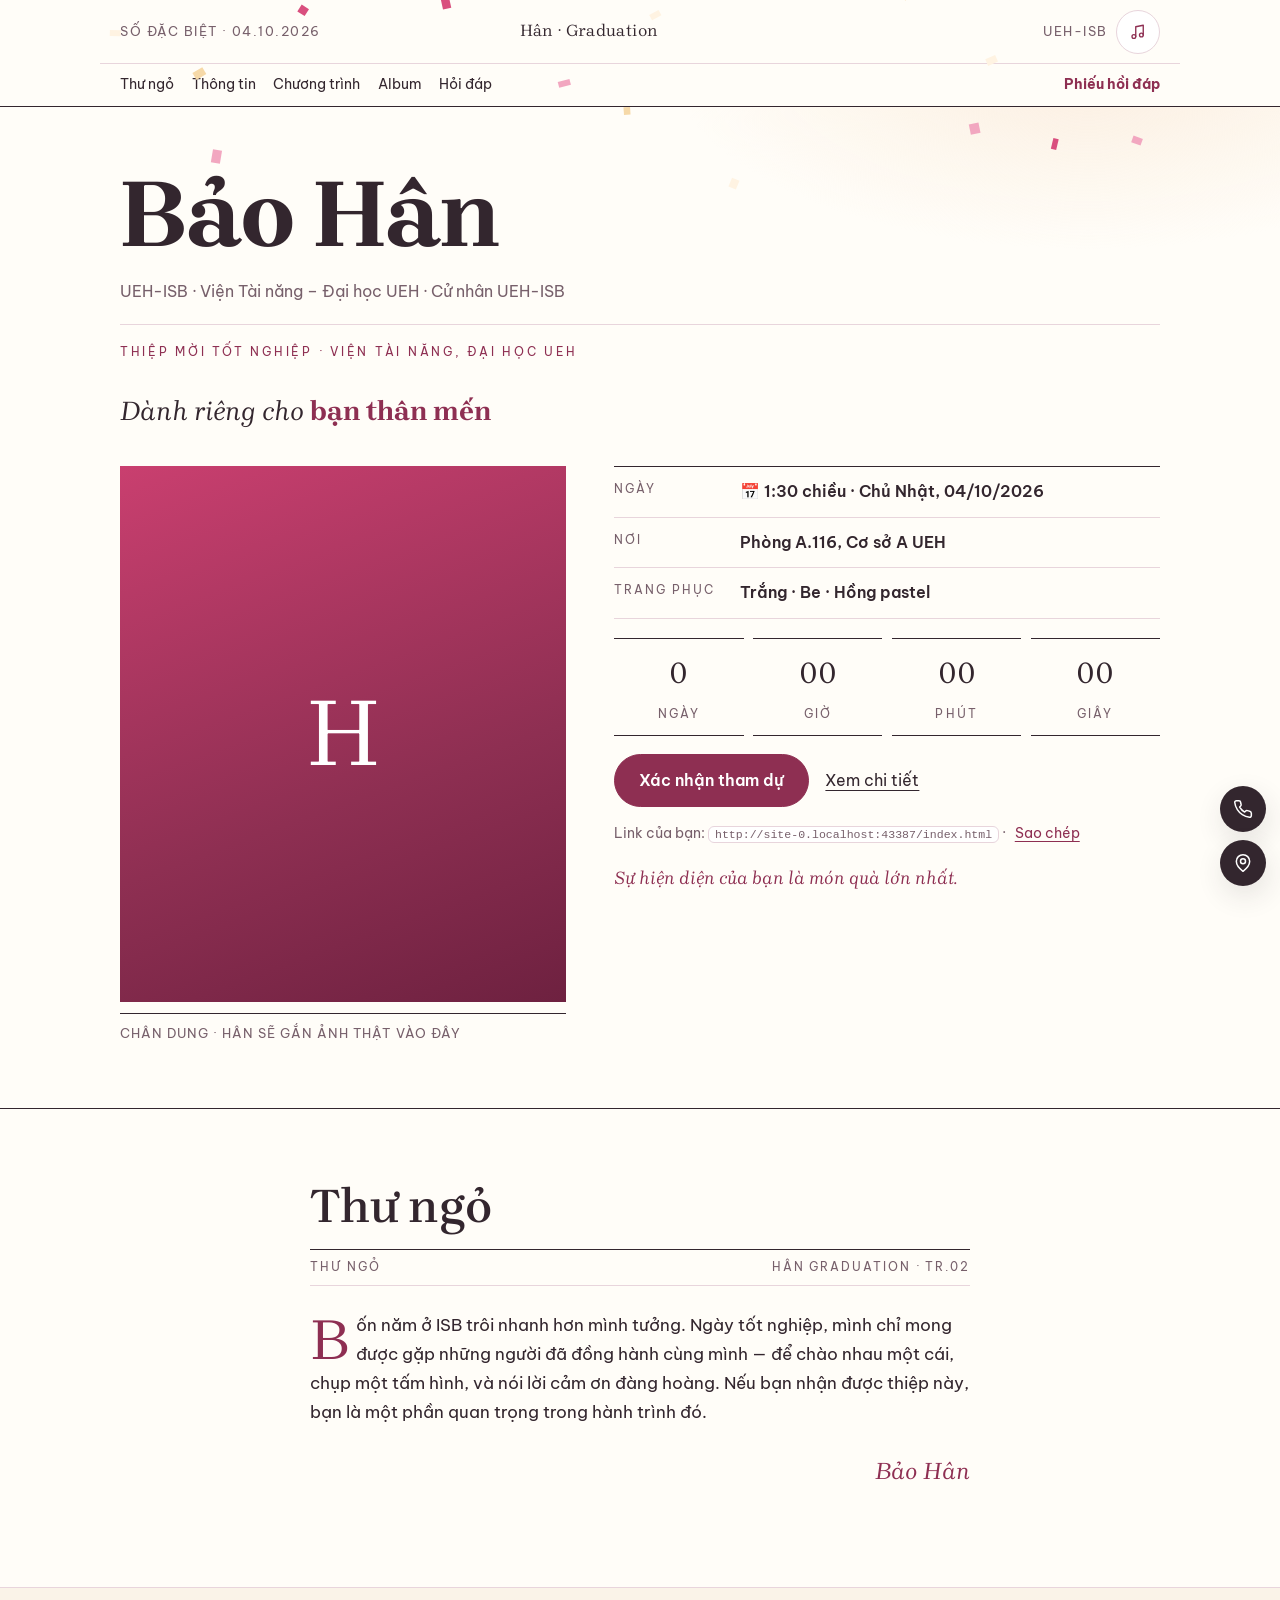
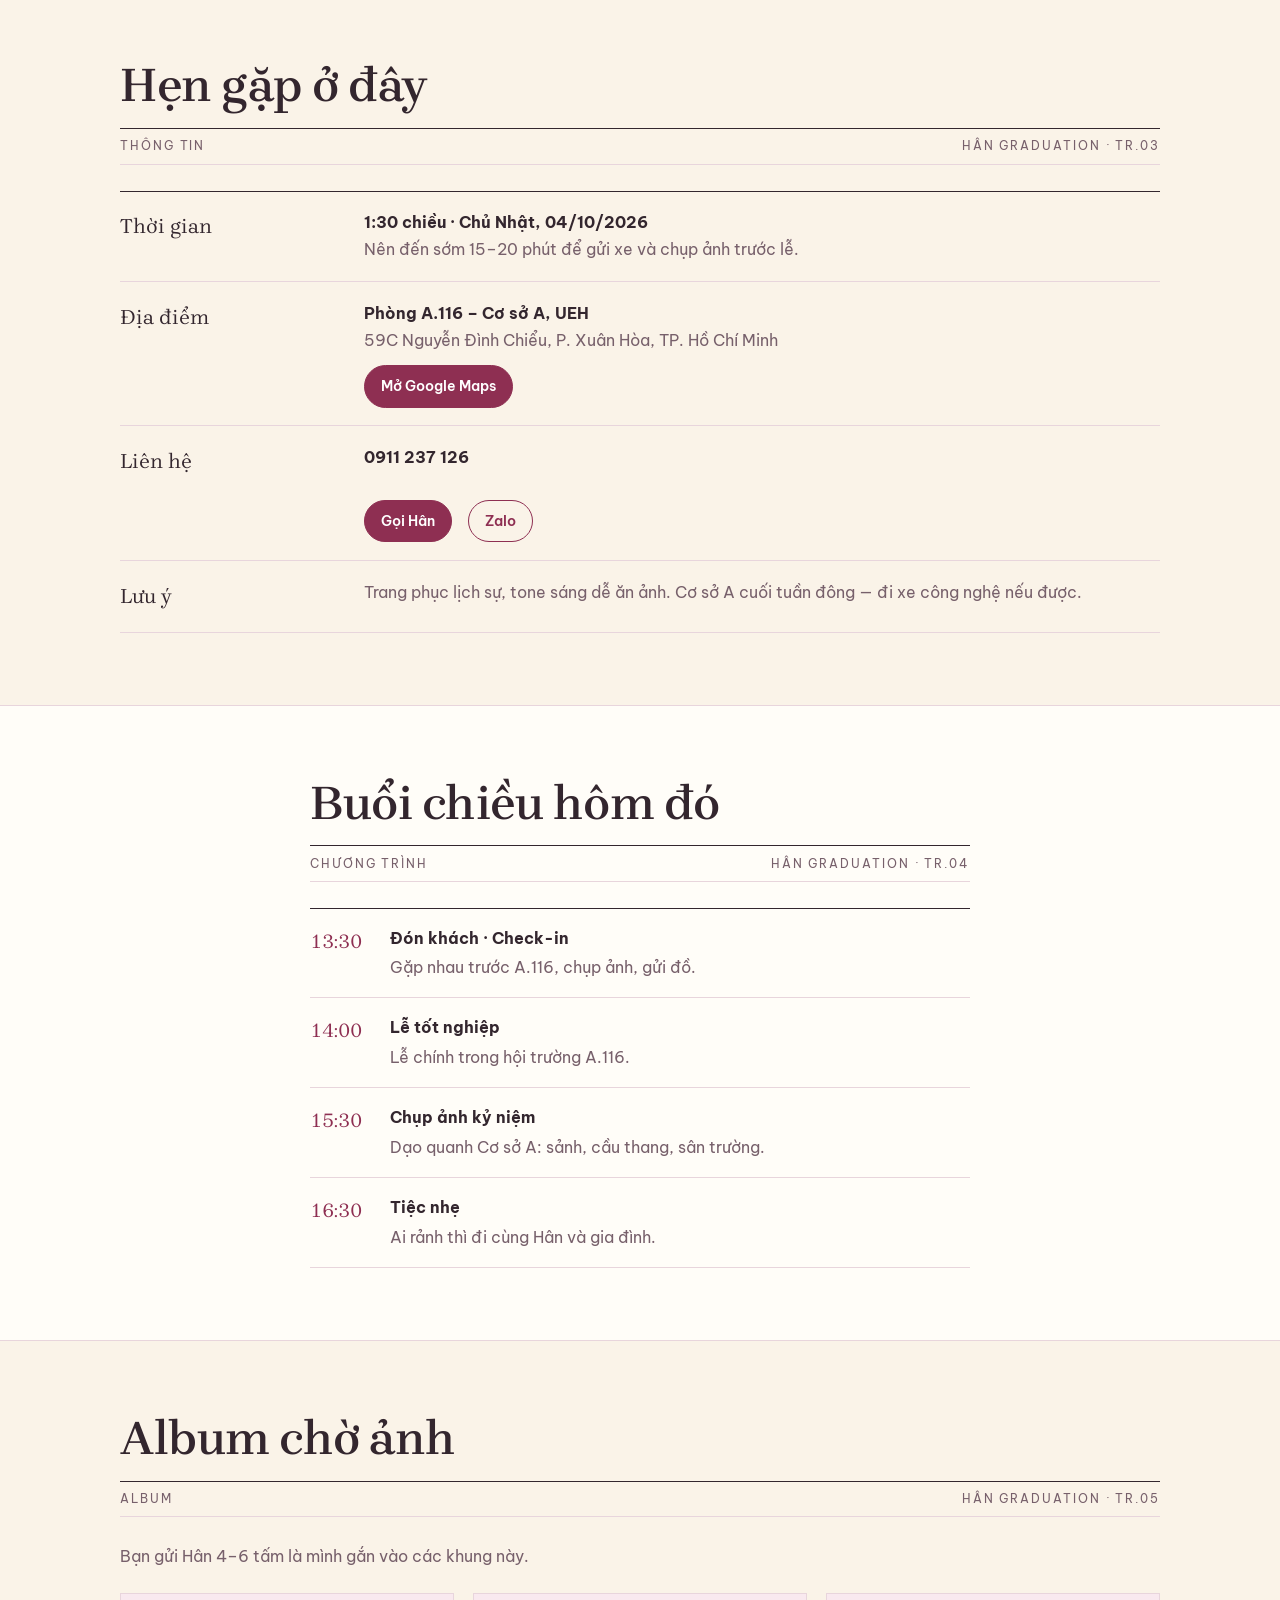
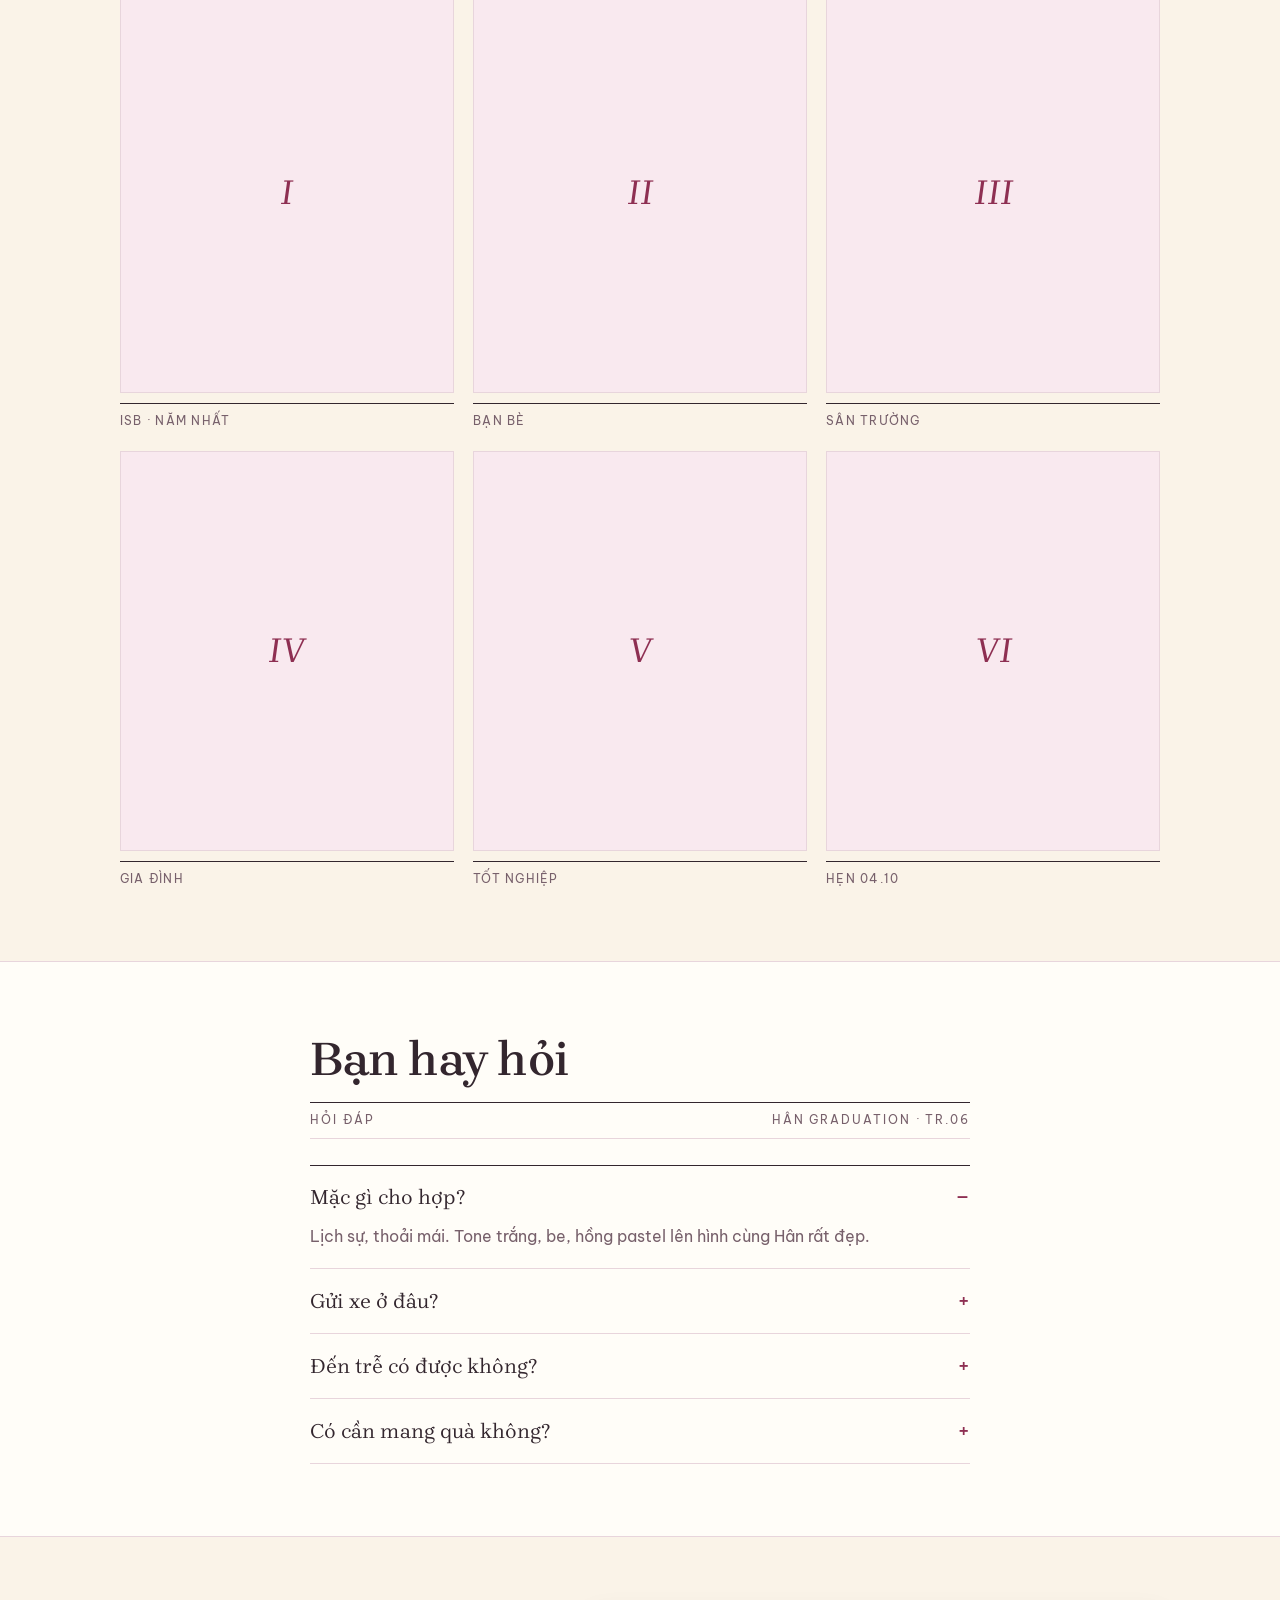
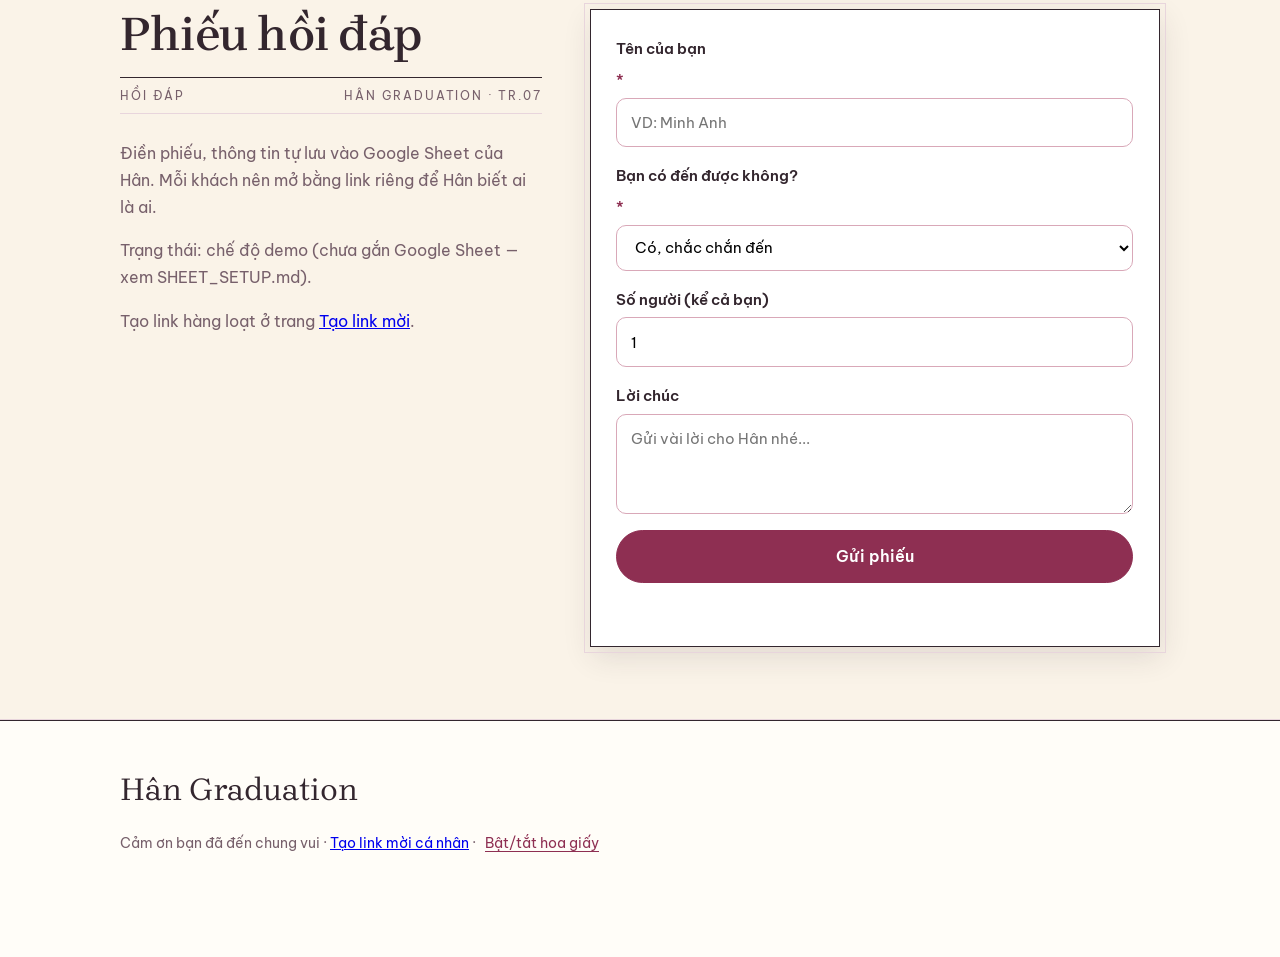
<file: index.html>
<!DOCTYPE html>
<html lang="vi">
<head>
  <meta charset="UTF-8" />
  <meta name="viewport" content="width=device-width, initial-scale=1.0" />
  <title>Bảo Hân — Thiệp Mời Tốt Nghiệp · UEH-ISB</title>
  <meta name="description" content="Số đặc biệt: thiệp mời tốt nghiệp của Nguyễn Bảo Hân – UEH-ISB, 04/10/2026, Phòng A.116 Cơ sở A UEH." />
  <link rel="stylesheet" href="styles.css" />
  <link rel="preconnect" href="https://fonts.googleapis.com">
  <link rel="preconnect" href="https://fonts.gstatic.com" crossorigin>
  <link href="https://fonts.googleapis.com/css2?family=Be+Vietnam+Pro:wght@400;500;600;700&family=Brygada+1918:ital,wght@0,400..700;1,400..700&display=swap" rel="stylesheet">
</head>
<body>
  <canvas id="confetti" aria-hidden="true"></canvas>
  <audio id="bgm" loop preload="none" src="music.mp3"></audio>

  <header class="masthead">
    <div class="container mast-row">
      <span>Số đặc biệt · 04.10.2026</span>
      <a class="mast-brand" href="#top">Hân · Graduation</a>
      <span class="mast-right">UEH-ISB
        <button class="icon-btn" id="musicBtn" type="button" aria-label="Bật nhạc nền" aria-pressed="false">
          <svg viewBox="0 0 24 24" width="18" height="18" fill="none" stroke="currentColor" stroke-width="1.8" stroke-linecap="round" stroke-linejoin="round" aria-hidden="true"><path d="M9 18V5l10-2v13"/><circle cx="6.5" cy="18" r="2.5"/><circle cx="16.5" cy="16" r="2.5"/></svg>
        </button>
      </span>
    </div>
    <nav class="container mast-nav" aria-label="Mục lục">
      <a href="#thu-ngo">Thư ngỏ</a>
      <a href="#thong-tin">Thông tin</a>
      <a href="#lich-trinh">Chương trình</a>
      <a href="#album">Album</a>
      <a href="#faq">Hỏi đáp</a>
      <a href="#rsvp" class="mast-cta">Phiếu hồi đáp</a>
    </nav>
  </header>

  <main id="top">
    <!-- COVER -->
    <section class="cover">
      <div class="container">
        <h1 class="rise" style="--d:.15s">Bảo Hân</h1>
        <p class="cover-sub rise" style="--d:.25s" id="schoolLine"></p>
        <p class="cover-line rise" style="--d:.3s">Thiệp mời tốt nghiệp · Viện Tài năng, Đại học UEH</p>
        <p class="dedication rise" style="--d:.35s">Dành riêng cho <strong id="guestName">bạn thân mến</strong></p>

        <div class="cover-grid rise" style="--d:.45s">
          <figure class="portrait">
            <div class="portrait-ph" aria-hidden="true">H</div>
            <figcaption>Chân dung · Hân sẽ gắn ảnh thật vào đây</figcaption>
          </figure>
          <div class="cover-side">
            <dl class="facts">
              <div><dt>Ngày</dt><dd id="eventDateText"></dd></div>
              <div><dt>Nơi</dt><dd>Phòng A.116, Cơ sở A UEH</dd></div>
              <div><dt>Trang phục</dt><dd>Trắng · Be · Hồng pastel</dd></div>
            </dl>
            <div class="countdown" aria-label="Đếm ngược tới buổi lễ">
              <div><span id="cdD">--</span><small>Ngày</small></div>
              <div><span id="cdH">--</span><small>Giờ</small></div>
              <div><span id="cdM">--</span><small>Phút</small></div>
              <div><span id="cdS">--</span><small>Giây</small></div>
            </div>
            <div class="cta-row">
              <a href="#rsvp" class="btn primary">Xác nhận tham dự</a>
              <a href="#thong-tin" class="textlink">Xem chi tiết</a>
            </div>
            <p class="micro">Link của bạn: <code id="myLink"></code> · <button class="linklike" id="copyLink" type="button">Sao chép</button></p>
            <p class="cover-note" id="heroNote"></p>
          </div>
        </div>
      </div>
    </section>

    <!-- THƯ NGỎ -->
    <section id="thu-ngo" class="section">
      <div class="container narrow">
        <h2>Thư ngỏ</h2>
        <p class="folio"><span>Thư ngỏ</span><span>Hân Graduation · Tr.02</span></p>
        <div class="letter">
          <p class="dropcap" id="letterText"></p>
          <p class="sign">Bảo Hân</p>
        </div>
      </div>
    </section>

    <!-- THÔNG TIN -->
    <section id="thong-tin" class="section shade">
      <div class="container">
        <h2>Hẹn gặp ở đây</h2>
        <p class="folio"><span>Thông tin</span><span>Hân Graduation · Tr.03</span></p>
        <dl class="ledger">
          <div>
            <dt>Thời gian</dt>
            <dd><strong id="timeText"></strong><br><span class="muted">Nên đến sớm 15–20 phút để gửi xe và chụp ảnh trước lễ.</span></dd>
          </div>
          <div>
            <dt>Địa điểm</dt>
            <dd><strong id="roomText"></strong><br><span class="muted" id="addressText"></span><br><a id="mapsBtn" class="btn small" target="_blank" rel="noopener" href="#">Mở Google Maps</a></dd>
          </div>
          <div>
            <dt>Liên hệ</dt>
            <dd><strong id="phoneText"></strong><br>
              <span class="cta-row left">
                <a id="callBtn" class="btn small" href="#">Gọi Hân</a>
                <a id="zaloBtn" class="btn small ghost" target="_blank" rel="noopener" href="#">Zalo</a>
              </span>
            </dd>
          </div>
          <div>
            <dt>Lưu ý</dt>
            <dd class="muted">Trang phục lịch sự, tone sáng dễ ăn ảnh. Cơ sở A cuối tuần đông — đi xe công nghệ nếu được.</dd>
          </div>
        </dl>
      </div>
    </section>

    <!-- CHƯƠNG TRÌNH -->
    <section id="lich-trinh" class="section">
      <div class="container narrow">
        <h2>Buổi chiều hôm đó</h2>
        <p class="folio"><span>Chương trình</span><span>Hân Graduation · Tr.04</span></p>
        <ol class="agenda">
          <li><time>13:30</time><div><strong>Đón khách · Check-in</strong><p>Gặp nhau trước A.116, chụp ảnh, gửi đồ.</p></div></li>
          <li><time>14:00</time><div><strong>Lễ tốt nghiệp</strong><p>Lễ chính trong hội trường A.116.</p></div></li>
          <li><time>15:30</time><div><strong>Chụp ảnh kỷ niệm</strong><p>Dạo quanh Cơ sở A: sảnh, cầu thang, sân trường.</p></div></li>
          <li><time>16:30</time><div><strong>Tiệc nhẹ</strong><p>Ai rảnh thì đi cùng Hân và gia đình.</p></div></li>
        </ol>
      </div>
    </section>

    <!-- ALBUM -->
    <section id="album" class="section shade">
      <div class="container">
        <h2>Album chờ ảnh</h2>
        <p class="folio"><span>Album</span><span>Hân Graduation · Tr.05</span></p>
        <p class="muted">Bạn gửi Hân 4–6 tấm là mình gắn vào các khung này.</p>
        <div class="frames">
          <figure><div class="frame" aria-hidden="true">I</div><figcaption>ISB · Năm nhất</figcaption></figure>
          <figure><div class="frame" aria-hidden="true">II</div><figcaption>Bạn bè</figcaption></figure>
          <figure><div class="frame" aria-hidden="true">III</div><figcaption>Sân trường</figcaption></figure>
          <figure><div class="frame" aria-hidden="true">IV</div><figcaption>Gia đình</figcaption></figure>
          <figure><div class="frame" aria-hidden="true">V</div><figcaption>Tốt nghiệp</figcaption></figure>
          <figure><div class="frame" aria-hidden="true">VI</div><figcaption>Hẹn 04.10</figcaption></figure>
        </div>
      </div>
    </section>

    <!-- HỎI ĐÁP -->
    <section id="faq" class="section">
      <div class="container narrow">
        <h2>Bạn hay hỏi</h2>
        <p class="folio"><span>Hỏi đáp</span><span>Hân Graduation · Tr.06</span></p>
        <details open><summary>Mặc gì cho hợp?</summary><p>Lịch sự, thoải mái. Tone trắng, be, hồng pastel lên hình cùng Hân rất đẹp.</p></details>
        <details><summary>Gửi xe ở đâu?</summary><p>Bãi xe Cơ sở A, 59C Nguyễn Đình Chiểu. Cuối tuần đông nên bạn đi sớm 15 phút hoặc đi xe công nghệ.</p></details>
        <details><summary>Đến trễ có được không?</summary><p>Được, cứ nhắn Hân qua Zalo. Sau lễ 15:30 vẫn còn chụp ảnh rất nhiều.</p></details>
        <details><summary>Có cần mang quà không?</summary><p>Không cần. Bạn đến là Hân vui rồi. Một tấm hình chung là đủ.</p></details>
      </div>
    </section>

    <!-- PHIẾU HỒI ĐÁP -->
    <section id="rsvp" class="section shade">
      <div class="container reply-grid">
        <div>
          <h2>Phiếu hồi đáp</h2>
          <p class="folio"><span>Hồi đáp</span><span>Hân Graduation · Tr.07</span></p>
          <p class="muted">Điền phiếu, thông tin tự lưu vào Google Sheet của Hân. Mỗi khách nên mở bằng link riêng để Hân biết ai là ai.</p>
          <p class="muted" id="sheetHint"></p>
          <p class="muted">Tạo link hàng loạt ở trang <a href="admin.html">Tạo link mời</a>.</p>
        </div>
        <form id="rsvpForm" class="reply" aria-label="Phiếu hồi đáp">
          <label>Tên của bạn <span class="req" aria-hidden="true">*</span>
            <input id="fName" required maxlength="80" autocomplete="name" placeholder="VD: Minh Anh" />
          </label>
          <label>Bạn có đến được không? <span class="req" aria-hidden="true">*</span>
            <select id="fAttend" required>
              <option value="YES">Có, chắc chắn đến</option>
              <option value="MAYBE">Đang cân nhắc</option>
              <option value="NO">Tiếc quá, không đến được</option>
            </select>
          </label>
          <label>Số người (kể cả bạn)
            <input id="fCount" type="number" min="1" max="10" value="1" />
          </label>
          <label>Lời chúc
            <textarea id="fWish" rows="3" maxlength="500" placeholder="Gửi vài lời cho Hân nhé..."></textarea>
          </label>
          <button class="btn primary" type="submit" id="submitBtn">Gửi phiếu</button>
          <p class="form-msg" id="formMsg" role="status"></p>
        </form>
      </div>
    </section>

    <footer class="colophon">
      <div class="container">
        <p class="colophon-name">Hân Graduation</p>
        <p class="micro">Cảm ơn bạn đã đến chung vui · <a href="admin.html">Tạo link mời cá nhân</a> · <button class="linklike" id="confettiBtn" type="button">Bật/tắt hoa giấy</button></p>
      </div>
    </footer>
  </main>

  <div class="fab-row">
    <a id="fabCall" class="fab" href="#" aria-label="Gọi cho Hân">
      <svg viewBox="0 0 24 24" width="20" height="20" fill="none" stroke="currentColor" stroke-width="1.8" stroke-linecap="round" stroke-linejoin="round" aria-hidden="true"><path d="M22 16.9v3a2 2 0 0 1-2.2 2 19.8 19.8 0 0 1-8.6-3.1 19.5 19.5 0 0 1-6-6A19.8 19.8 0 0 1 2.1 4.2 2 2 0 0 1 4.1 2h3a2 2 0 0 1 2 1.7c.1.9.3 1.8.6 2.7a2 2 0 0 1-.5 2.1L8 9.7a16 16 0 0 0 6 6l1.2-1.2a2 2 0 0 1 2.1-.5c.9.3 1.8.5 2.7.6a2 2 0 0 1 1.7 2Z"/></svg>
    </a>
    <a id="fabMaps" class="fab" target="_blank" rel="noopener" href="#" aria-label="Mở bản đồ">
      <svg viewBox="0 0 24 24" width="20" height="20" fill="none" stroke="currentColor" stroke-width="1.8" stroke-linecap="round" stroke-linejoin="round" aria-hidden="true"><path d="M20 10c0 6-8 12-8 12S4 16 4 10a8 8 0 0 1 16 0Z"/><circle cx="12" cy="10" r="3"/></svg>
    </a>
  </div>

  <script src="config.js"></script>
  <script src="app.js"></script>
</body>
</html>
</file>
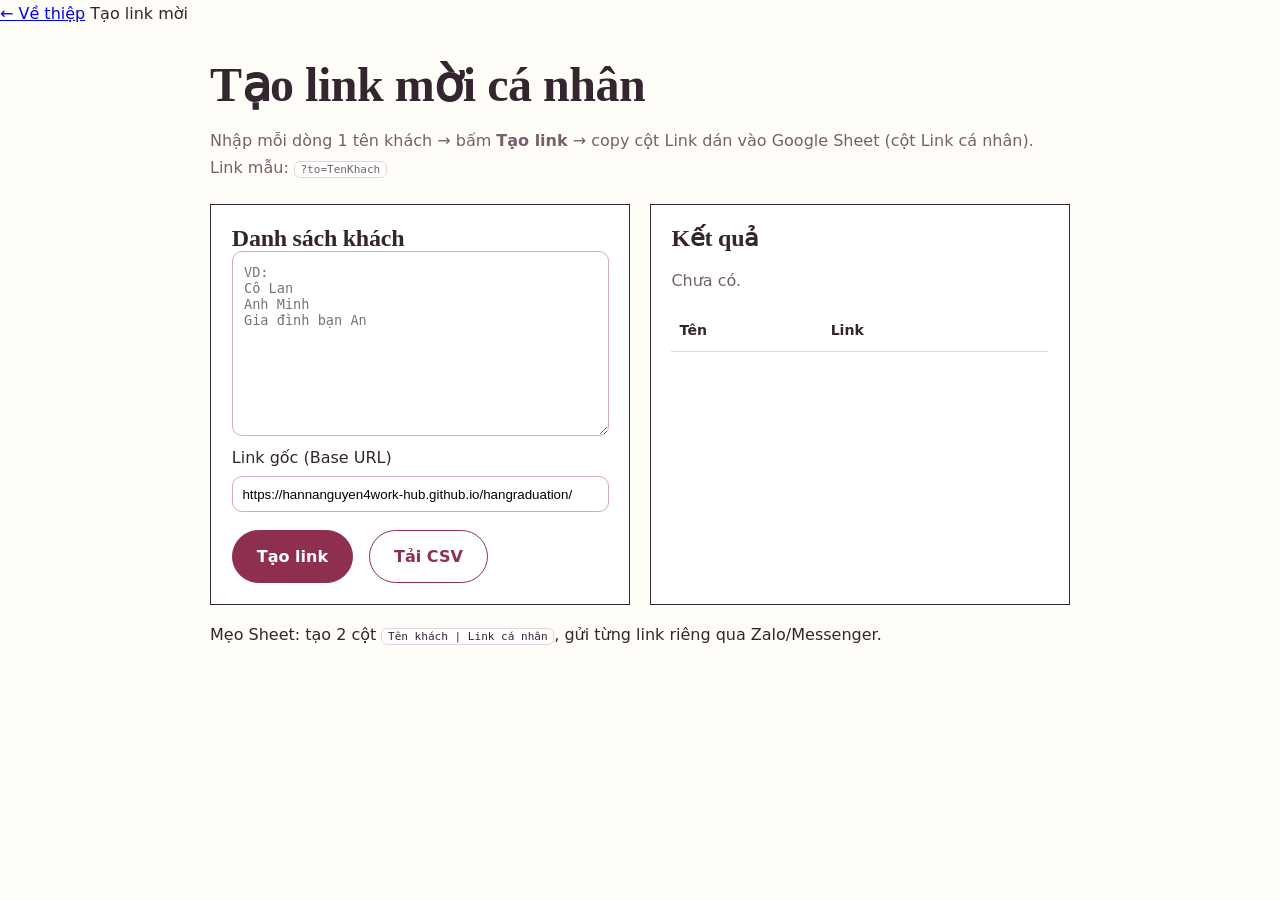
<file: admin.html>
<!DOCTYPE html>
<html lang="vi">
<head>
  <meta charset="UTF-8" />
  <meta name="viewport" content="width=device-width, initial-scale=1.0" />
  <title>Tạo link mời cá nhân · Hân Graduation</title>
  <link rel="stylesheet" href="styles.css" />
  <style>
    .admin-wrap{max-width:900px;margin:0 auto;padding:2rem 1.25rem 4rem}
    .admin-wrap h1{font-size:clamp(2rem,6vw,3rem)}
    .grid2{display:grid;gap:1.2rem;margin-top:1.4rem}
    .panel{border:1px solid var(--ink);background:#fff;padding:1.3rem}
    .panel h2{font-size:1.5rem}
    textarea.code{width:100%;font-family:ui-monospace,Consolas,monospace;font-size:.85rem;padding:.7rem;border:1px solid var(--input-border);border-radius:10px}
    table.links{width:100%;border-collapse:collapse;background:#fff;font-size:.88rem}
    table.links th,table.links td{border-bottom:1px solid var(--line);padding:.5rem;text-align:left;word-break:break-all}
    @media(min-width:860px){.grid2{grid-template-columns:1fr 1fr}}
  </style>
</head>
<body>
  <header class="nav">
    <a class="brand" href="index.html">← Về thiệp</a>
    <span>Tạo link mời</span>
  </header>
  <main class="admin-wrap">
    <h1>Tạo link mời cá nhân</h1>
    <p class="muted">Nhập mỗi dòng 1 tên khách → bấm <strong>Tạo link</strong> → copy cột Link dán vào Google Sheet (cột Link cá nhân). Link mẫu: <code>?to=TenKhach</code></p>
    <div class="grid2">
      <div class="panel">
        <h2>Danh sách khách</h2>
        <textarea id="names" class="code" rows="10" placeholder="VD:&#10;Cô Lan&#10;Anh Minh&#10;Gia đình bạn An"></textarea>
        <label>Link gốc (Base URL)
          <input id="base" style="width:100%;margin-top:.3rem;padding:.6rem;border-radius:10px;border:1.5px solid var(--input-border,#dfaec0)" />
        </label>
        <div class="cta-row" style="justify-content:flex-start">
          <button class="btn primary" id="gen">Tạo link</button>
          <button class="btn ghost" id="csv">Tải CSV</button>
        </div>
      </div>
      <div class="panel">
        <h2>Kết quả</h2>
        <p class="muted" id="count">Chưa có.</p>
        <div style="overflow:auto">
        <table class="links"><thead><tr><th>Tên</th><th>Link</th><th></th></tr></thead><tbody id="rows"></tbody></table>
        </div>
      </div>
    </div>
    <p class="hint">Mẹo Sheet: tạo 2 cột <code>Tên khách | Link cá nhân</code>, gửi từng link riêng qua Zalo/Messenger.</p>
  </main>
  <script src="config.js"></script>
  <script>
    const $ = id => document.getElementById(id);
    $('base').value = (typeof CONFIG !== 'undefined' ? CONFIG.baseUrl : location.href.replace('admin.html',''));
    let last = [];
    $('gen').onclick = () => {
      const base = $('base').value.trim().replace(/\/$/,'') + '/';
      const names = $('names').value.split('\n').map(s=>s.trim()).filter(Boolean);
      last = names.map(n => ({ name:n, link: base + '?to=' + encodeURIComponent(n) }));
      $('count').textContent = last.length ? `Đã tạo ${last.length} link.` : 'Chưa có.';
      $('rows').innerHTML = last.map((r,i)=>`<tr><td>${r.name}</td><td><a href="${r.link}" target="_blank">${r.link}</a></td><td><button data-i="${i}" class="btn small">Copy</button></td></tr>`).join('');
      document.querySelectorAll('button[data-i]').forEach(b=>b.onclick=()=>{navigator.clipboard.writeText(last[+b.dataset.i].link); b.textContent='Đã copy!';});
    };
    $('csv').onclick = () => {
      if(!last.length) return alert('Bấm Tạo link trước đã');
      const csv = 'Ten,Link ca nhan\n' + last.map(r=>`"${r.name.replace(/"/g,'""')}","${r.link}"`).join('\n');
      const a = document.createElement('a');
      a.href = URL.createObjectURL(new Blob(["\ufeff"+csv],{type:'text/csv'}));
      a.download = 'links-moi.csv'; a.click();
    };
  </script>
</body>
</html>
</file>
<file: styles.css>
:root{
  --paper:#FFFDF8; --paper-2:#FAF3E8; --card:#FFFFFF;
  --ink:#33262E; --plum:#8E2F52; --rose:#C93F6F; --rose-soft:#F9E9EF;
  --muted:#77606B; --line:#E8D5DC;
  --input-border:#D9A8B8; --ring:#E59DB8; --ok:#177245; --err:#B3261E;
  --r:14px; --shadow:2px 10px 28px rgba(51,38,46,.12);
  --serif:"Brygada 1918",Georgia,"Times New Roman",serif;
  --sans:"Be Vietnam Pro",system-ui,-apple-system,"Segoe UI",Roboto,sans-serif;
  --ease:cubic-bezier(.16,1,.3,1);
}
*{box-sizing:border-box}
html{scroll-behavior:smooth}
body{margin:0;background:var(--paper);color:var(--ink);font-family:var(--sans);line-height:1.7}
::selection{background:var(--plum);color:#fff}
h1,h2{font-family:var(--serif);font-weight:600;line-height:1.08;letter-spacing:-.01em;text-wrap:balance}
h1{font-size:clamp(3.4rem,15vw,6rem);margin:0;font-weight:700}
h2{font-size:clamp(2rem,6vw,2.9rem);margin:0}
:focus-visible{outline:3px solid var(--plum);outline-offset:3px;border-radius:4px}
.container{max-width:1080px;margin:0 auto;padding:0 1.25rem}
.narrow{max-width:700px}
.muted{color:var(--muted)} .micro{font-size:.85rem;color:var(--muted)}
.micro code,code{background:#fff;border:1px solid var(--line);border-radius:6px;padding:.05rem .35rem;font-size:.85em}
.linklike{background:none;border:0;color:var(--plum);font:inherit;cursor:pointer;text-decoration:underline;text-underline-offset:3px}

/* Masthead */
.masthead{border-bottom:1px solid var(--ink);background:var(--paper)}
.mast-row{display:flex;align-items:center;gap:.8rem;padding:.6rem 1.25rem;font-size:.8rem;letter-spacing:.12em;text-transform:uppercase;color:var(--muted)}
.mast-brand{margin:0 auto;color:var(--ink);text-decoration:none;font-family:var(--serif);font-size:1.05rem;letter-spacing:.02em;text-transform:none}
.mast-right{margin-left:auto;display:flex;align-items:center;gap:.5rem}
.icon-btn{width:44px;height:44px;border-radius:50%;border:1px solid var(--line);background:#fff;color:var(--plum);cursor:pointer;display:grid;place-items:center}
.icon-btn[aria-pressed="true"]{background:var(--plum);border-color:var(--plum);color:#fff}
.mast-nav{display:flex;gap:1.1rem;overflow-x:auto;padding:.55rem 1.25rem;border-top:1px solid var(--line);font-size:.88rem}
.mast-nav a{color:var(--ink);text-decoration:none;white-space:nowrap}
.mast-nav a:hover{color:var(--plum)}
.mast-cta{margin-left:auto;font-weight:700;color:var(--plum)!important}

/* Cover */
.cover{padding:2.6rem 0 3rem;border-bottom:1px solid var(--ink);background:
  radial-gradient(700px 320px at 85% -5%, #FBEEDF 0%, transparent 60%), var(--paper)}
.cover-kicker{font-size:.78rem;letter-spacing:.22em;text-transform:uppercase;color:var(--plum);margin:0 0 .6rem}
.cover-sub{font-size:1rem;color:var(--muted);margin:.7rem 0 0;max-width:60ch}
.cover-line{font-size:.78rem;letter-spacing:.22em;text-transform:uppercase;color:var(--plum);margin:1.2rem 0 0;padding-top:1rem;border-top:1px solid var(--line)}
.dedication{font-family:var(--serif);font-size:clamp(1.25rem,4vw,1.7rem);margin:1.6rem 0 0;font-style:italic}
.dedication strong{color:var(--plum);font-style:normal}
.cover-grid{display:grid;gap:2rem;margin-top:2rem;align-items:start}
.portrait{margin:0}
.portrait-ph{aspect-ratio:3/3.6;display:grid;place-items:center;font-family:var(--serif);font-size:6rem;color:#fff;background:linear-gradient(160deg,var(--rose),var(--plum) 60%,#6E2140)}
.portrait figcaption{border-top:1px solid var(--ink);padding-top:.5rem;margin-top:.7rem;font-size:.82rem;letter-spacing:.08em;text-transform:uppercase;color:var(--muted)}
.facts{margin:0;display:grid;border-top:1px solid var(--ink)}
.facts div{display:grid;grid-template-columns:110px 1fr;gap:1rem;padding:.7rem 0;border-bottom:1px solid var(--line)}
.facts dt{font-size:.78rem;letter-spacing:.16em;text-transform:uppercase;color:var(--muted)}
.facts dd{margin:0;font-weight:600}
.countdown{display:flex;gap:.6rem;margin:1.2rem 0 .4rem;flex-wrap:wrap}
.countdown div{flex:1 1 64px;text-align:center;border-top:1px solid var(--ink);border-bottom:1px solid var(--ink);padding:.55rem .3rem}
.countdown span{display:block;font-family:var(--serif);font-size:1.9rem;font-variant-numeric:tabular-nums}
.countdown small{font-size:.72rem;letter-spacing:.18em;text-transform:uppercase;color:var(--muted)}
.cta-row{display:flex;gap:1rem;align-items:center;flex-wrap:wrap;margin-top:1.1rem}
.cta-row.left{justify-content:flex-start}
.btn{display:inline-block;text-decoration:none;border:1px solid var(--plum);cursor:pointer;font:inherit;font-weight:600;background:var(--plum);color:#fff;padding:.75rem 1.5rem;border-radius:999px}
.btn:hover{background:#7A2745;border-color:#7A2745}
.btn.ghost{background:transparent;color:var(--plum)}
.btn.ghost:hover{background:var(--rose-soft)}
.btn.small{padding:.5rem 1rem;font-size:.9rem}
.textlink{color:var(--ink);text-underline-offset:4px}
.textlink:hover{color:var(--plum)}
.cover-note{margin:1.1rem 0 0;font-family:var(--serif);font-style:italic;font-size:1.15rem;color:var(--plum)}

/* Intro motion: the one authored moment */
.rise{animation:rise 1s var(--ease) backwards;animation-delay:var(--d,0s)}
@keyframes rise{from{opacity:0;transform:translateY(26px);filter:blur(6px)}to{opacity:1;transform:none;filter:none}}

/* Sections */
.section{padding:3.2rem 0}
.section.shade{background:var(--paper-2);border-top:1px solid var(--line);border-bottom:1px solid var(--line)}
.folio{display:flex;justify-content:space-between;gap:1rem;border-top:1px solid var(--ink);border-bottom:1px solid var(--line);padding:.45rem 0;margin:1rem 0 1.6rem;font-size:.75rem;letter-spacing:.16em;text-transform:uppercase;color:var(--muted)}
.letter{font-size:1.06rem;max-width:66ch}
.dropcap::first-letter{font-family:var(--serif);font-size:3.4em;float:left;line-height:.86;padding:.06em .12em 0 0;color:var(--plum)}
.sign{font-family:var(--serif);font-style:italic;font-size:1.5rem;text-align:right;color:var(--plum)}

/* Ledger */
.ledger{margin:0;display:grid}
.ledger>div{display:grid;gap:.4rem;padding:1.1rem 0;border-bottom:1px solid var(--line)}
.ledger>div:first-child{border-top:1px solid var(--ink)}
.ledger dt{font-family:var(--serif);font-size:1.3rem}
.ledger dd{margin:0}
.ledger .btn{margin-top:.7rem}

/* Agenda */
.agenda{list-style:none;margin:0;padding:0}
.agenda li{display:grid;grid-template-columns:64px 1fr;gap:1rem;padding:1rem 0;border-bottom:1px solid var(--line)}
.agenda li:first-child{border-top:1px solid var(--ink)}
.agenda time{font-family:var(--serif);font-size:1.25rem;font-variant-numeric:tabular-nums;color:var(--plum)}
.agenda p{margin:.15rem 0 0;color:var(--muted)}

/* Frames */
.frames{display:grid;grid-template-columns:repeat(2,1fr);gap:1.2rem;margin-top:1.4rem}
.frames figure{margin:0}
.frame{aspect-ratio:3/3.6;display:grid;place-items:center;font-family:var(--serif);font-style:italic;font-size:2.2rem;color:var(--plum);background:var(--rose-soft);border:1px solid var(--line)}
.frames figcaption{border-top:1px solid var(--ink);margin-top:.6rem;padding-top:.4rem;font-size:.78rem;letter-spacing:.1em;text-transform:uppercase;color:var(--muted)}

/* FAQ */
details{border-bottom:1px solid var(--line);padding:.9rem 0}
details:first-of-type{border-top:1px solid var(--ink)}
summary{cursor:pointer;font-family:var(--serif);font-size:1.3rem;list-style:none;display:flex;justify-content:space-between;align-items:baseline;gap:1rem}
summary::-webkit-details-marker{display:none}
summary::after{content:"+";font-family:var(--sans);color:var(--plum);font-size:1.4rem;line-height:1}
details[open] summary::after{content:"–"}
details p{color:var(--muted);margin:.5rem 0 .2rem;max-width:62ch}

/* Reply card */
.reply-grid{display:grid;gap:2rem}
.reply{border:1px solid var(--ink);outline:1px solid var(--line);outline-offset:5px;background:var(--card);padding:1.6rem;display:grid;gap:1rem;box-shadow:var(--shadow)}
.reply label{display:grid;gap:.35rem;font-weight:600;font-size:.93rem}
.reply input,.reply select,.reply textarea{font:inherit;font-weight:400;padding:.7rem .85rem;border-radius:10px;border:1px solid var(--input-border);background:#fff;caret-color:var(--plum)}
.reply input:focus,.reply select:focus,.reply textarea:focus{outline:2px solid var(--ring);border-color:var(--plum)}
.form-msg{min-height:1.4em;margin:0;font-size:.94rem}
.form-msg.ok{color:var(--ok)}.form-msg.err{color:var(--err)}
.req{color:var(--plum)}

/* Colophon / FAB / confetti */
.colophon{padding:2.6rem 0 5.5rem;border-top:1px solid var(--ink)}
.colophon-name{font-family:var(--serif);font-size:2rem;margin:0}
.fab-row{position:fixed;right:.9rem;bottom:.9rem;display:flex;flex-direction:column;gap:.5rem;z-index:30}
.fab{width:46px;height:46px;display:grid;place-items:center;background:var(--ink);color:#fff;border-radius:50%;text-decoration:none;box-shadow:var(--shadow)}
.fab:hover{background:var(--plum)}
#confetti{position:fixed;inset:0;width:100%;height:100%;pointer-events:none;z-index:40}
.school{color:var(--muted)}

@media (min-width:860px){
  h2{font-size:3rem}
  .section{padding:4.5rem 0}
  .cover{padding:3.5rem 0 4rem}
  .cover-grid{grid-template-columns:.9fr 1.1fr;gap:3rem}
  .ledger>div{grid-template-columns:220px 1fr;gap:1.5rem}
  .frames{grid-template-columns:repeat(3,1fr)}
  .reply-grid{grid-template-columns:.85fr 1.15fr;gap:3rem;align-items:start}
}
@media (prefers-reduced-motion:reduce){
  html{scroll-behavior:auto}
  .rise{animation:none}
}
</file>
